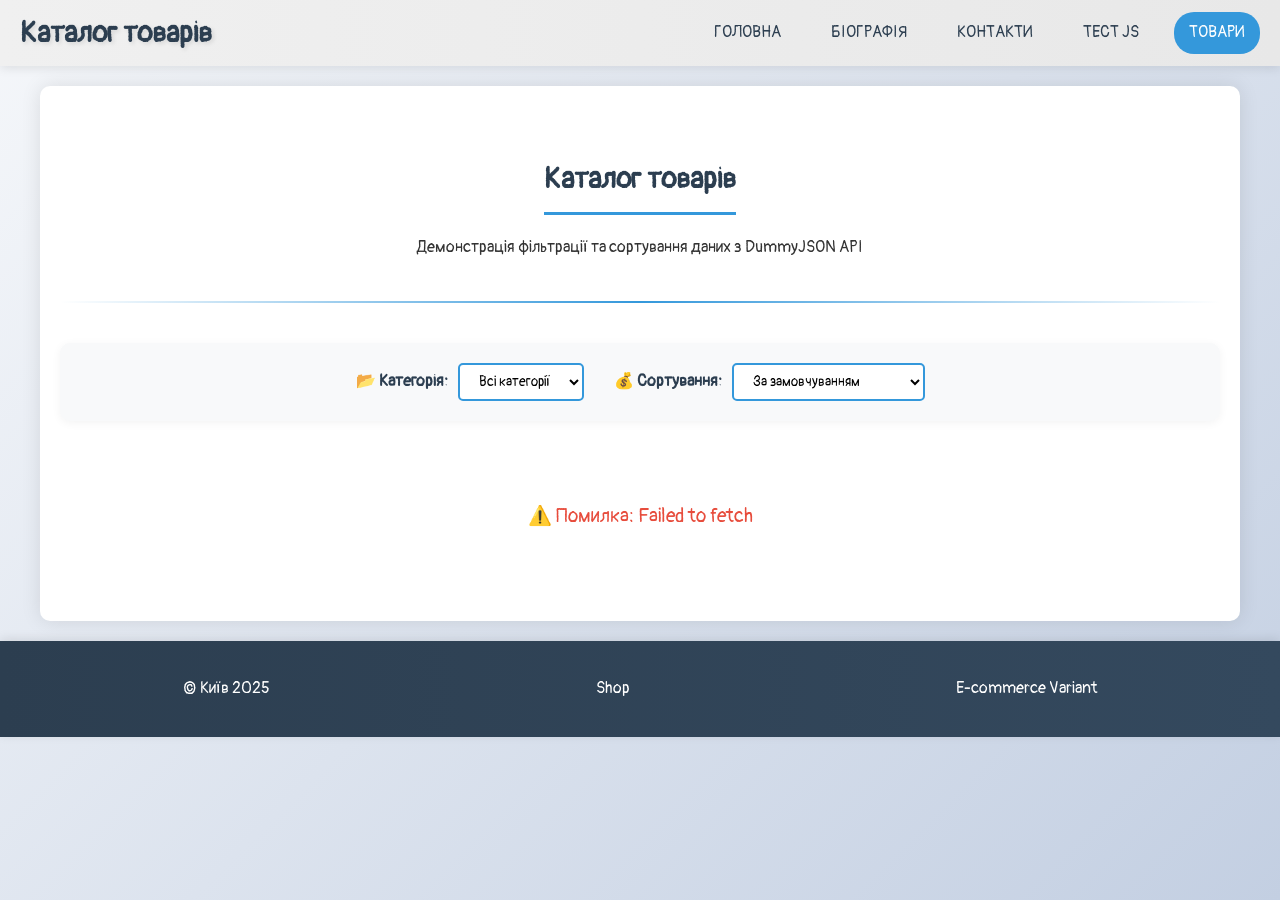
<file: api.html>
<!DOCTYPE html>
<html lang="uk">
<head>
    <meta charset="UTF-8">
    <meta name="viewport" content="width=device-width, initial-scale=1.0">
    <title>Магазин - каталог товарів</title>
    <link rel="stylesheet" href="./css/css.css">
    <link rel="stylesheet" href="./css/api.css">
    <link href="https://fonts.googleapis.com/css2?family=Pangolin&display=swap" rel="stylesheet">
</head>
<body>

    <header class="navbar">
        <h1>Каталог товарів</h1>
        <nav>
            <a href="index.html">ГОЛОВНА</a>
            <a href="index.html#biography">БІОГРАФІЯ</a>
            <a href="contacts.html">КОНТАКТИ</a>
            <a href="quiz.html">ТЕСТ JS</a>
            <a href="api.html" style="background-color: #3498db; color: white;">ТОВАРИ</a>
        </nav>
    </header>

    <main>
        <section class="hero-banner">
            <h2>Каталог товарів</h2>
            <p style="text-align: center;">Демонстрація фільтрації та сортування даних з DummyJSON API</p>
        </section>

        <hr>

        <section class="controls-panel">
            <div class="control-group">
                <label for="category-filter">📂 Категорія:</label>
                <select id="category-filter">
                    <option value="all">Всі категорії</option>
                    </select>
            </div>

            <div class="control-group">
                <label for="price-sort">💰 Сортування:</label>
                <select id="price-sort">
                    <option value="default">За замовчуванням</option>
                    <option value="asc">Від дешевих до дорогих</option>
                    <option value="desc">Від дорогих до дешевих</option>
                </select>
            </div>
        </section>

        <section id="products-grid" class="products-grid">
            <div class="loading-state">Завантаження товарів...</div>
        </section>
    </main>

    <footer>
        <h6><span>© Київ 2025</span></h6>
        <h6><span>Shop</span></h6>
        <h6><span>E-commerce Variant</span></h6>
    </footer>

    <script src="api.js">

    </script>
</body>
</html>
</file>
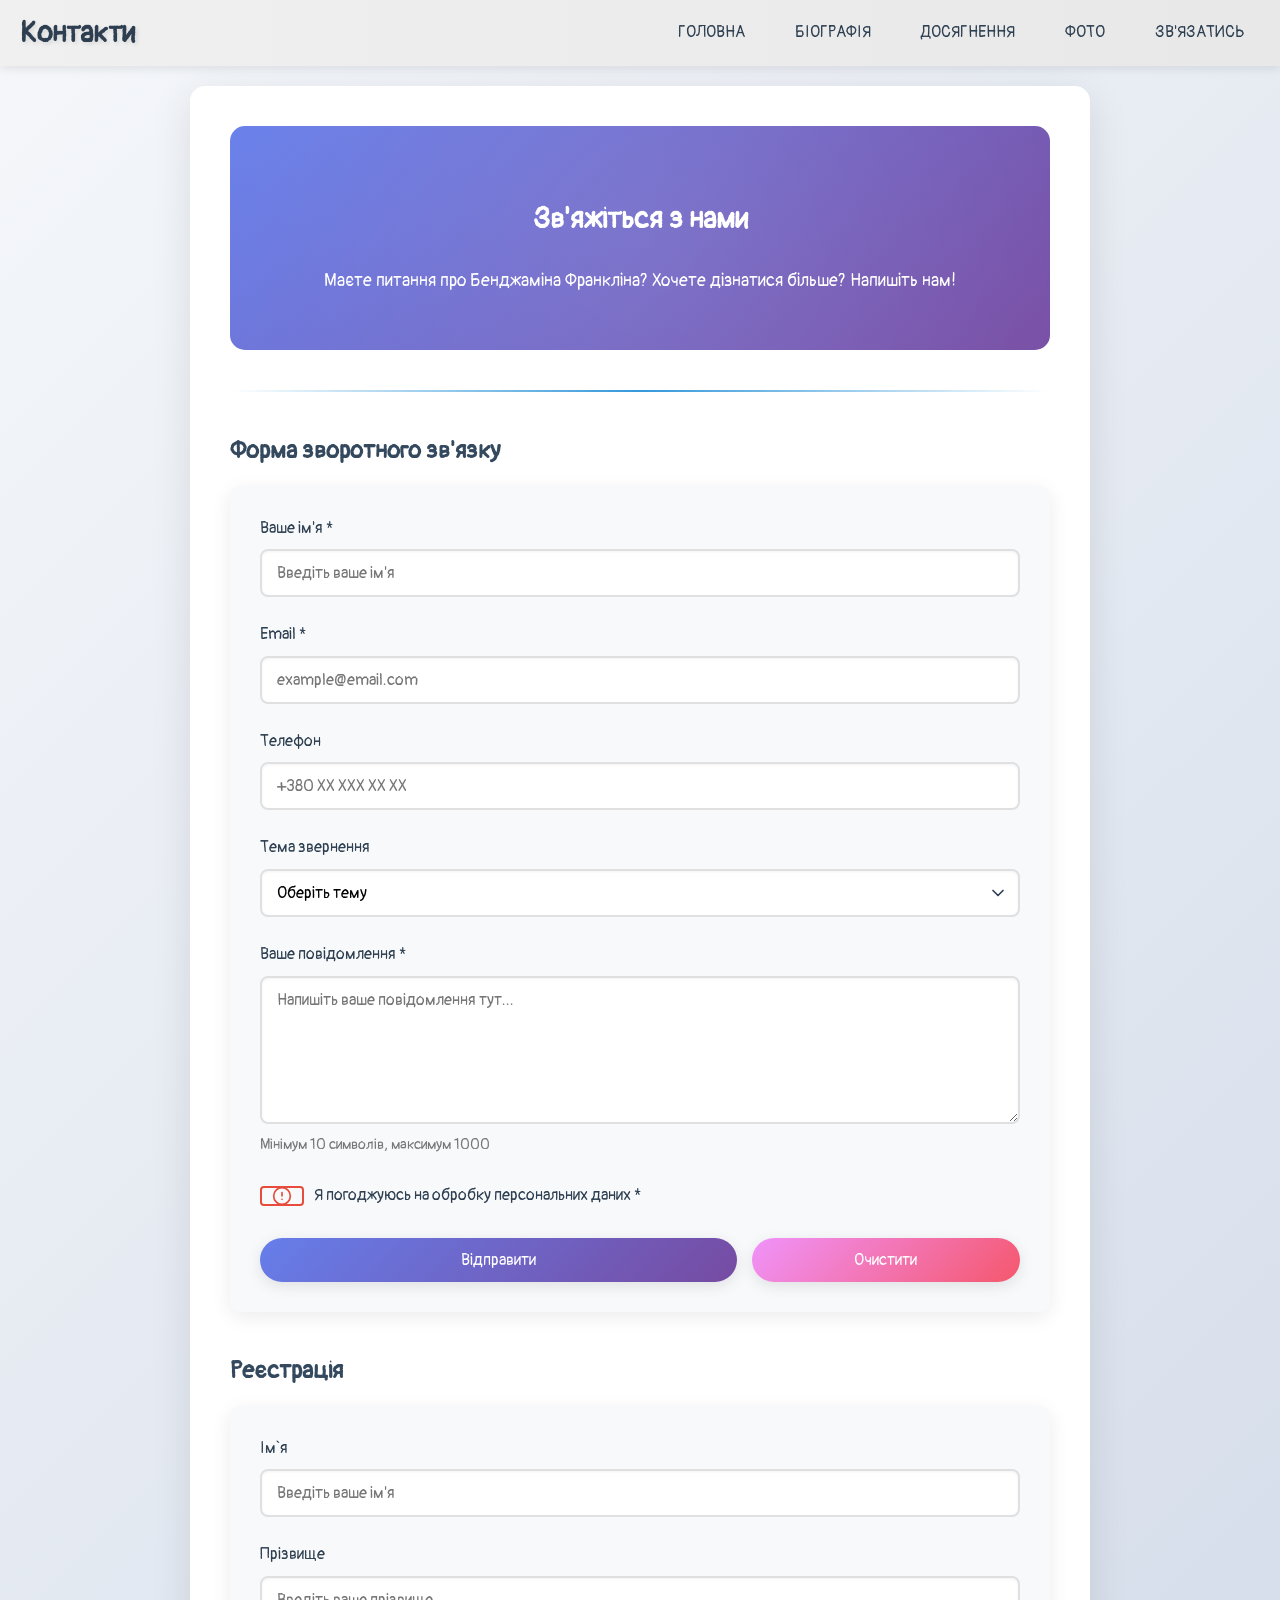
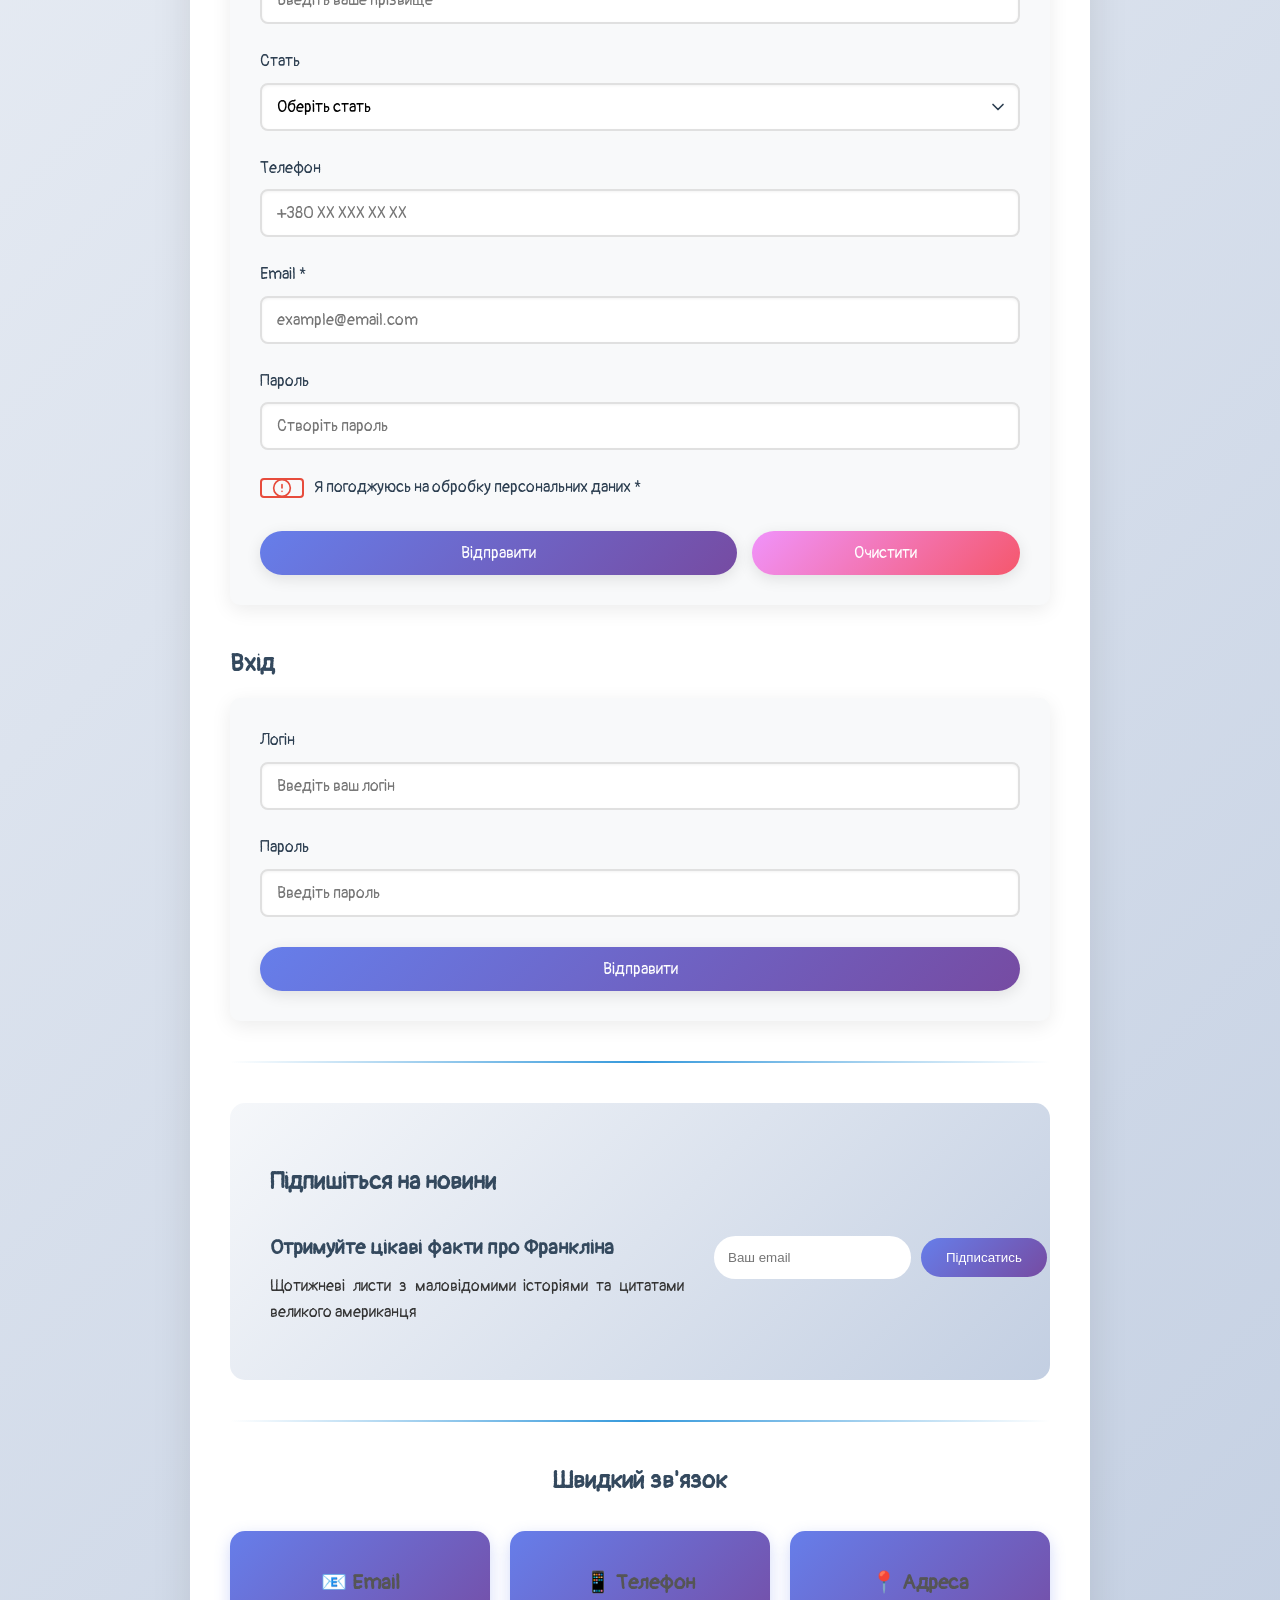
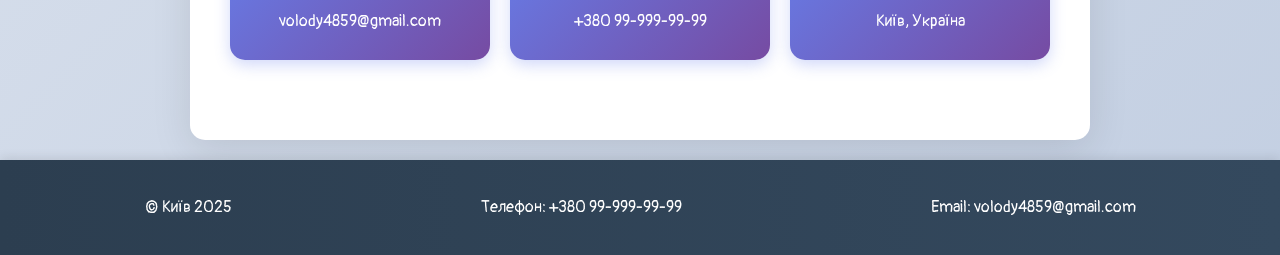
<file: contacts.html>
<!DOCTYPE html>
<html lang="uk">
<head>
    <meta http-equiv="Content-Type" content="text/html; charset=UTF-8">
    <meta name="viewport" content="width=device-width, initial-scale=1.0">
    <link rel="stylesheet" href="css/css.css">
    <title>Контакти - Бенджамін Франклін</title>
    <link href="https://fonts.googleapis.com/css2?family=Pangolin&display=swap" rel="stylesheet">
</head>

<body>
    <!-- НАВІГАЦІЯ -->
    <header class="navbar">
        <h1>Контакти</h1>
        <nav>
            <a href="index.html">ГОЛОВНА</a>
            <a href="index.html#biography">БІОГРАФІЯ</a>
            <a href="index.html#achievements">ДОСЯГНЕННЯ</a>
            <a href="index.html#photos">ФОТО</a>
            <a href="#contact-form">ЗВ'ЯЗАТИСЬ</a>
        </nav>
    </header>

    <main class="contacts-main">
        <!-- ГОЛОВНИЙ ЗАГОЛОВОК -->
        <section class="contact-hero">
            <h2>Зв'яжіться з нами</h2>
            <p>Маєте питання про Бенджаміна Франкліна? Хочете дізнатися більше? Напишіть нам!</p>
        </section>

        <hr>

        <!-- КОНТАКТНА ФОРМА -->
        <section id="contact-form" class="form-section">
            <h3>Форма зворотного зв'язку</h3>
            
            <form class="main-form" action="#" method="post">
                <!-- Ім'я --> 
                <div class="form-group">
                    <label for="name">Ваше ім'я *</label>
                    <input type="text" 
                           id="name" 
                           name="name" 
                           required 
                           placeholder="Введіть ваше ім'я"
                           pattern="[А-Яа-яІіЇїЄєҐґA-Za-z\s]{2,50}"
                           title="Ім'я має містити тільки літери">
                </div>

                <!-- Email -->
                <div class="form-group">
                    <label for="email">Email *</label>
                    <input type="email" 
                           id="email" 
                           name="email" 
                           required 
                           placeholder="example@email.com">
                </div>

                <!-- Телефон -->
                <div class="form-group">
                    <label for="phone">Телефон</label>
                    <input type="tel" 
                           id="phone" 
                           name="phone" 
                           placeholder="+380 XX XXX XX XX"
                           pattern="[\+]?[0-9\s\-\(\)]{10,20}">
                </div>

                <!-- Тема звернення -->
                <div class="form-group">
                    <label for="subject">Тема звернення</label>
                    <select id="subject" name="subject">
                        <option value="">Оберіть тему</option>
                        <option value="biography">Біографія Франкліна</option>
                        <option value="science">Наукові досягнення</option>
                        <option value="politics">Політична діяльність</option>
                        <option value="quotes">Цитати та мудрість</option>
                        <option value="other">Інше</option>
                    </select>
                </div>

                <!-- Повідомлення -->
                <div class="form-group">
                    <label for="message">Ваше повідомлення *</label>
                    <textarea id="message" 
                              name="message" 
                              rows="6" 
                              required 
                              placeholder="Напишіть ваше повідомлення тут..."
                              minlength="10"
                              maxlength="1000"></textarea>
                    <small>Мінімум 10 символів, максимум 1000</small>
                </div>

                <!-- Чекбокс згоди -->
                <div class="form-group checkbox-group">
                    <input type="checkbox" id="agreement" name="agreement" required>
                    <label for="agreement">Я погоджуюсь на обробку персональних даних *</label>
                </div>

                <!-- Кнопки -->
                <div class="form-buttons">
                    <button type="submit" class="btn-submit">Відправити</button>
                    <button type="reset" class="btn-reset">Очистити</button>
                </div>
            </form>
        </section>

        <!--Register-->
        <section id="register-form" class="form-section">
            <h3>Реєстрація</h3>
        
            <form class="main-form" action="#" method="post">    
                
                <!--Ім`я-->
                <div class="form-group">
                <label class="name">Ім`я</label>
                    <input type="text" 
                            id="name" 
                            name="name" 
                            required 
                            placeholder="Введіть ваше ім'я"
                            pattern="[А-Яа-яІіЇїЄєҐґA-Za-z\s]{2,50}"
                            title="Ім'я має містити тільки літери">
                </div>
            
                <!--Прізвище-->
                <div class="form-group">
                <label class="name">Прізвище</label>
                    <input type="text" 
                            id="surname" 
                            name="surname" 
                            required 
                            placeholder="Введіть ваше прізвище"
                            pattern="[А-Яа-яІіЇїЄєҐґA-Za-z\s]{2,50}"
                            title="Ім'я має містити тільки літери">
                </div>
                
                <!--Стать-->
                <div class="form-group">
                    <label for="subject">Стать</label>
                    <select id="subject" name="subject">
                        <option value="">Оберіть стать</option>
                        <option value="man">Чоловіча</option>
                        <option value="women">Жіноча</option>
                        <option value="other">Інше</option>
                    </select>
                </div>

                <!-- Телефон -->
                <div class="form-group">
                    <label for="phone">Телефон</label>
                    <input type="tel" 
                           id="phone" 
                           name="phone" 
                           placeholder="+380 XX XXX XX XX"
                           pattern="[\+]?[0-9\s\-\(\)]{10,20}">
                </div>

                <!-- Email -->
                <div class="form-group">
                    <label for="email">Email *</label>
                    <input type="email" 
                           id="email" 
                           name="email" 
                           required 
                           placeholder="example@email.com">
                </div>

                <!--Пароль-->
                <div class="form-group">
                    <label for="password">Пароль</label>
                    <input type="password"
                            id="password"
                            name="password"
                            required
                            minlength="8"
                            placeholder="Створіть пароль">
                </div>    

                <!-- Чекбокс згоди -->
                <div class="form-group checkbox-group">
                    <input type="checkbox" id="agreement2" name="agreement2" required>
                    <label for="agreement2">Я погоджуюсь на обробку персональних даних *</label>
                </div>

                <div class="form-buttons">
                    <button type="submit" class="btn-submit">Відправити</button>
                    <button type="reset" class="btn-reset">Очистити</button>
                </div>

            </form>         
        </section>

        <!--Вхід-->
        <section id="login-form" class="form-section">
            <h3>Вхід</h3>
            <form class="main-form" action="#" method="post">
                <!--Логін-->
                <div class="form-group">
                <label class="name">Логін</label>
                    <input type="text" 
                            id="name" 
                            name="name" 
                            required 
                            placeholder="Введіть ваш логін"
                            pattern="[А-Яа-яІіЇїЄєҐґA-Za-z0-9\s]{2,50}"
                            title="Неправильно введений логін">
                </div>

                <!--Пароль-->
                <div class="form-group">
                    <label for="password">Пароль</label>
                    <input type="password"
                            id="password"
                            name="password"
                            required
                            minlength="8"
                            placeholder="Введіть пароль">
                </div>
                      
                <div class="form-buttons">
                    <button type="submit" class="btn-submit">Відправити</button>
                </div>
            </form>
        </section>

        <hr>

        <section class="newsletter-section">
            <h3>Підпишіться на новини</h3>
            <div class="newsletter-container">
                <div class="newsletter-text">
                    <h4>Отримуйте цікаві факти про Франкліна</h4>
                    <p>Щотижневі листи з маловідомими історіями та цитатами великого американця</p>
                </div>
                <form class="newsletter-form">
                    <input type="email" 
                           placeholder="Ваш email" 
                           required
                           pattern="[a-z0-9._%+-]+@[a-z0-9.-]+\.[a-z]{2,}$">
                    <button type="submit">Підписатись</button>
                </form>
            </div>
        </section>

        <hr>

        <!-- ШВИДКИЙ ЗВ'ЯЗОК -->
        <section class="quick-contact">
            <h3>Швидкий зв'язок</h3>
            <div class="contact-cards">
                <div class="contact-card">
                    <h5>📧 Email</h5>
                    <p>volody4859@gmail.com</p>
                </div>
                <div class="contact-card">
                    <h5>📱 Телефон</h5>
                    <p>+380 99-999-99-99</p>
                </div>
                <div class="contact-card">
                    <h5>📍 Адреса</h5>
                    <p>Київ, Україна</p>
                </div>
            </div>
        </section>
    </main>

    <footer>
        <h6><span>© Київ 2025</span></h6>
        <h6><span>Телефон: +380 99-999-99-99</span></h6>
        <h6><span>Email: volody4859@gmail.com</span></h6>
    </footer>

</body>
</html>
</file>
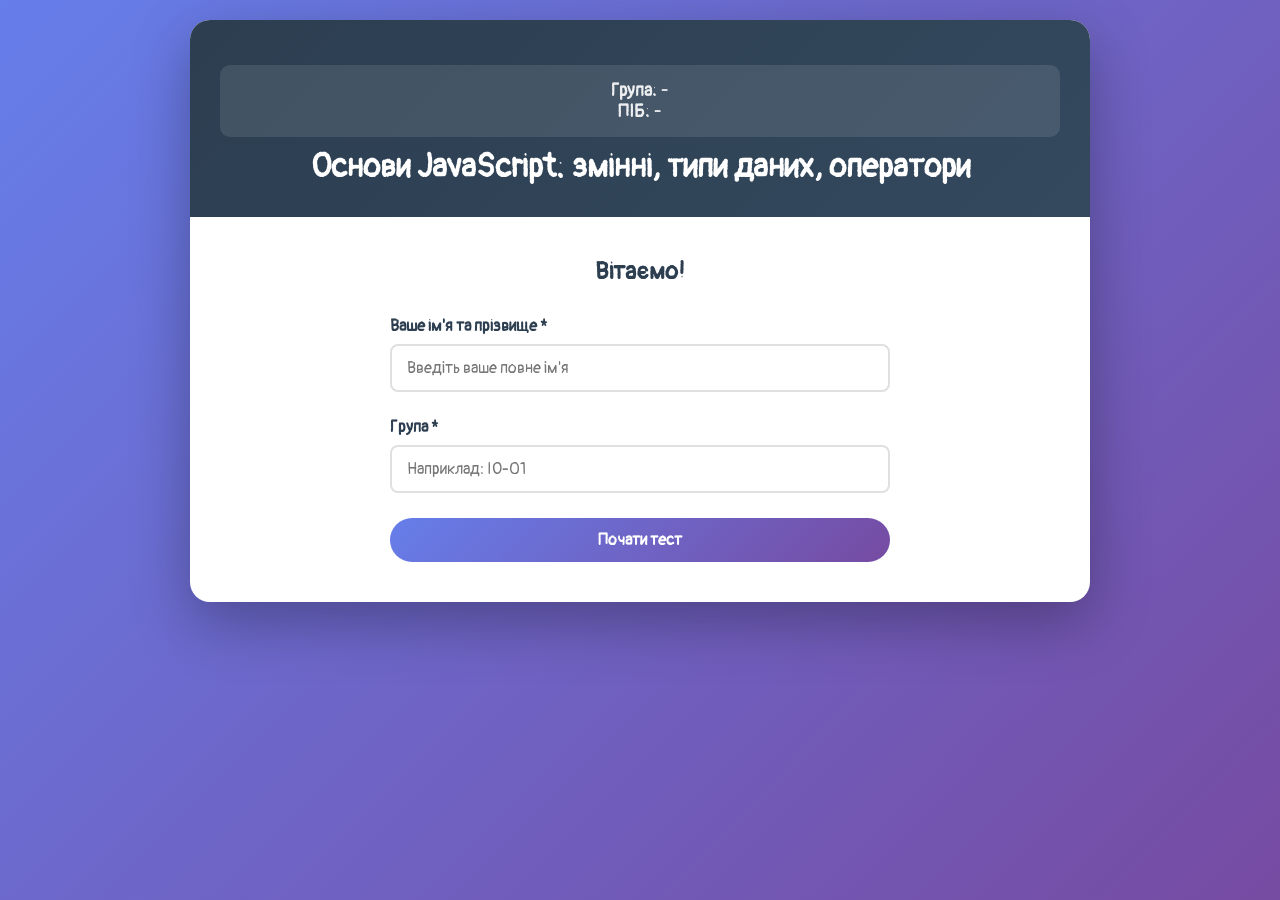
<file: quiz.html>
<!DOCTYPE html>
<html lang="uk">
<head>
    <meta charset="UTF-8">
    <meta name="viewport" content="width=device-width, initial-scale=1.0">
    <title>Основи JavaScript: змінні, типи даних, оператори</title>
    <link href="https://fonts.googleapis.com/css2?family=Pangolin&display=swap" rel="stylesheet">
    <link href="css/quiz.css" rel="stylesheet">
</head>
<body>
    <div class="container">
        <header>
            <div class="student-info">
                <p><strong>Група:</strong> <span id="studentGroup">-</span></p>
                <p><strong>ПІБ:</strong> <span id="studentName">-</span></p>
            </div>
            <h1>Основи JavaScript: змінні, типи даних, оператори</h1>
            <!-- <p>Інтерактивний тест для перевірки знань з JavaScript</p> -->
        </header>

        <div class="content">
            <!-- Форма входу -->
            <div id="loginScreen" class="login-form">
                <h2 style="text-align: center; margin-bottom: 30px; color: #2c3e50;">Вітаємо!</h2>
                <form id="loginForm">
                    <div class="form-group">
                        <label for="name">Ваше ім'я та прізвище *</label>
                        <input 
                            type="text" 
                            id="name" 
                            required 
                            placeholder="Введіть ваше повне ім'я"
                            pattern="[А-Яа-яІіЇїЄєҐґA-Za-z\s]{5,50}"
                            title="Введіть ім'я та прізвище (мінімум 5 символів)">
                    </div>

                    <div class="form-group">
                        <label for="group">Група *</label>
                        <input 
                            type="text" 
                            id="group" 
                            required 
                            placeholder="Наприклад: ІО-01"
                            pattern="[А-Яа-яA-Za-z]{2,5}-\d{2}"
                            title="Формат: ІО-01">
                    </div>

                    <button type="submit" class="btn btn-primary">Почати тест</button>
                </form>
            </div>

            <!-- Вибір рівня -->
            <div id="levelScreen" class="level-selection hidden">
                <h2 style="text-align: center; margin-bottom: 20px; color: #2c3e50;">Оберіть рівень складності</h2>
                <div class="level-buttons">
                    <div class="level-btn level-easy" data-level="easy">
                        <h3>Початковий</h3>
                        <p>10 питань базового рівня</p>
                        <p><strong>10 балів за питання</strong></p>
                    </div>
                    <div class="level-btn level-medium" data-level="medium">
                        <h3>Середній</h3>
                        <p>10 питань середньої складності</p>
                        <p><strong>15 балів за питання</strong></p>
                    </div>
                    <div class="level-btn level-hard" data-level="hard">
                        <h3>Складний</h3>
                        <p>10 питань високої складності</p>
                        <p><strong>20 балів за питання</strong></p>
                    </div>
                    <button class="btn btn-primary" id="backToSite">Повернутись на сайт</button>

                </div>
            </div>

            <!-- Екран тесту -->
            <div id="quizScreen" class="hidden">
                <div class="progress-bar">
                    <div class="progress-fill" id="progressBar"></div>
                </div>
                
                <div class="quiz-info">
                    <span><strong>Рівень:</strong> <span id="currentLevel"></span></span>
                    <span><strong>Питання:</strong> <span id="questionCounter">1/10</span></span>
                    <span><strong>Бали:</strong> <span id="currentScore">0</span></span>
                </div>

                <div id="questionsContainer"></div>

                <div class="actions">
                    <button class="btn btn-secondary" id="prevBtn">← Попереднє</button>
                    <button class="btn btn-primary" id="nextBtn">Наступне →</button>
                    <button class="btn btn-success hidden" id="submitBtn">Завершити тест ✓</button>
                </div>
            </div>

            <!-- Результати -->
            <div id="resultsScreen" class="results hidden">
                <h2 style="color: #2c3e50; margin-bottom: 20px;">Результати тесту</h2>
                
                <div class="score-circle">
                    <div class="score-number" id="finalScore">0</div>
                    <div class="score-label">балів</div>
                </div>

                <div class="results-details">
                    <div class="detail-row">
                        <span><strong>Студент:</strong></span>
                        <span id="resultName"></span>
                    </div>
                    <div class="detail-row">
                        <span><strong>Група:</strong></span>
                        <span id="resultGroup"></span>
                    </div>
                    <div class="detail-row">
                        <span><strong>Рівень:</strong></span>
                        <span id="resultLevel"></span>
                    </div>
                    <div class="detail-row">
                        <span><strong>Правильних відповідей:</strong></span>
                        <span id="correctAnswers">0/10</span>
                    </div>
                    <div class="detail-row">
                        <span><strong>Відсоток виконання:</strong></span>
                        <span id="percentage">0%</span>
                    </div>
                    <div class="detail-row">
                        <span><strong>Оцінка:</strong></span>
                        <span id="grade" style="font-size: 1.5rem; font-weight: bold;"></span>
                    </div>
                </div>

                <div class="actions">
                    <button class="btn btn-primary" id="retryBtn">Пройти знову</button>
                    <button class="btn btn-success" id="viewHistoryBtn">Історія результатів</button>
                </div>

                <div id="historyContainer" class="hidden" style="margin-top: 30px;">
                    <h3 style="color: #2c3e50; margin-bottom: 15px;">Історія результатів</h3>
                    <div id="historyList"></div>
                </div>
            </div>
        </div>
    </div>
        <script src="quiz.js"></script>

</body>
</html>
</file>
<file: css/css.css>
/* ==== ОСНОВНІ СТИЛІ ==== */
* {
    margin: 0;
    padding: 0;
    box-sizing: border-box;
}

body {
    font-family: 'Pangolin', sans-serif;
    line-height: 1.6;
    color: #333;
    background: linear-gradient(135deg, #f5f7fa 0%, #c3cfe2 100%);
    min-height: 100vh;
}

/* ==== НАВІГАЦІЯ ==== */
.navbar {
    background-color: #f0f0f0;
    padding: 10px 20px;
    display: flex;
    justify-content: space-between;
    align-items: center;
    box-shadow: 0 2px 10px rgba(0, 0, 0, 0.1);
    position: sticky;
    top: 0;
    z-index: 100;
    background: linear-gradient(90deg, #f0f0f0 0%, #e8e8e8 100%);
}

.navbar h1 {
    color: #2c3e50;
    font-size: 1.8rem;
    text-shadow: 2px 2px 4px rgba(0,0,0,0.1);
}

.navbar nav {
    display: flex;
    gap: 20px;
}

.navbar nav a {
    text-decoration: none;
    color: #2c3e50;
    padding: 8px 15px;
    border-radius: 20px;
    transition: all 0.3s ease;
    position: relative;
}

.navbar nav a:hover {
    background-color: #3498db;
    color: white;
    transform: translateY(-2px);
    box-shadow: 0 4px 8px rgba(52, 152, 219, 0.3);
}

.navbar nav a:active {
    transform: translateY(0);
}

/* ==== MAIN ==== */
main {
    max-width: 1200px;
    margin: 0 auto;
    padding: 40px 20px;
    background: white;
    box-shadow: 0 0 20px rgba(0,0,0,0.1);
    border-radius: 10px;
    margin-top: 20px;
    margin-bottom: 20px;
}

section[id="biography"],
section[id="achievements"],
section[id="photos"],
section[id="quotes"],
section[id="contact-form"] {
    scroll-margin-top: 60px;
}

/* ==== HERO СЕКЦІЯ ==== */
.hero-banner {
    text-align: center;
    margin-bottom: 40px;
}

.main-photo {
    display: inline-block;
    position: relative;
}

.main-photo img {
    width: 100%;
    height: auto;
    border-radius: 15px;
    box-shadow: 0 10px 30px rgba(0,0,0,0.3);
}

.main-photo figcaption {
    position: absolute;
    bottom: 8px;
    left: 0;
    width: 100%;
    padding: 15px 20px;
    background: rgba(0, 0, 0, 0.55); /* напівпрозорий темний фон */
    color: #fff;
    font-size: 1.2rem;
    text-align: center;
    border-radius: 0 0 15px 15px;
    backdrop-filter: blur(3px); /* ефект розмиття фону */
}

/* ==== ЗАГОЛОВКИ ==== */
h1 { font-size: 2rem; }
h2 { 
    font-size: 1.8rem; 
    color: #2c3e50;
    margin: 30px 0 20px;
    padding-bottom: 10px;
    border-bottom: 3px solid #3498db;
    display: inline-block;
}
h3 { 
    font-size: 1.5rem; 
    color: #34495e;
    margin: 20px 0 15px;
}
h4 { 
    font-size: 1.3rem; 
    color: #34495e;
    margin: 15px 0 10px;
}
h5 { 
    font-size: 1.1rem; 
    color: #555;
    margin: 10px 0;
}
h6 { font-size: 1rem; }

/* ==== ПАРАГРАФИ ТА ТЕКСТ ==== */
p {
    margin-bottom: 15px;
    text-align: justify;
}

strong {
    color: #2c3e50;
    font-weight: bold;
}

em {
    color: #555;
    font-style: italic;
}

mark {
    background: linear-gradient(90deg, #fff59d 0%, #ffe082 100%);
    padding: 2px 5px;
    border-radius: 3px;
}

small {
    color: #777;
    font-size: 0.9em;
}

/* ==== ЦИТАТИ ==== */
blockquote {
    background: linear-gradient(135deg, #667eea 0%, #764ba2 100%);
    color: white;
    padding: 20px 30px;
    margin: 20px 0;
    border-radius: 10px;
    box-shadow: 0 5px 15px rgba(102, 126, 234, 0.3);
    position: relative;
    font-style: italic;
}

blockquote::before {
    content: '"';
    font-size: 3rem;
    position: absolute;
    top: -10px;
    left: 15px;
    opacity: 0.3;
}

blockquote cite {
    display: block;
    text-align: right;
    margin-top: 10px;
    font-size: 0.9em;
    opacity: 0.9;
}

/* ==== ТАБЛИЦЯ ==== */
.dates-table {
    width: 100%;
    border-collapse: collapse;
    margin: 20px 0;
    box-shadow: 0 5px 15px rgba(0,0,0,0.1);
    border-radius: 10px;
    overflow: hidden;
}

.dates-table thead {
    background: linear-gradient(90deg, #3498db 0%, #2980b9 100%);
    color: white;
}

.dates-table th {
    padding: 15px;
    text-align: left;
    font-weight: bold;
}

.dates-table tbody tr {
    border-bottom: 1px solid #ecf0f1;
    transition: all 0.3s ease;
}

.dates-table tbody tr:hover {
    background-color: #ecf0f1;
    transform: scale(1.01);
}

.dates-table td {
    padding: 15px;
}

.dates-table td:first-child {
    font-weight: bold;
    color: #3498db;
}

/* ==== СПИСКИ ==== */
ol, ul {
    margin: 20px 0;
    padding-left: 30px;
}

li {
    margin-bottom: 10px;
    position: relative;
}

ol li::marker {
    color: #3498db;
    font-weight: bold;
}

ul li::marker {
    color: #3498db;
}

/* ==== ДОСЯГНЕННЯ ==== */
.achievements-grid {
    display: flex;
    gap: 40px;
    margin: 30px 0;
    flex-wrap: wrap;
}

.achievement-column {
    flex: 1;
    min-width: 280px;
    background: #f8f9fa;
    padding: 20px;
    border-radius: 10px;
    box-shadow: 0 3px 10px rgba(0,0,0,0.1);
}

/* ==== ЦІКАВІ ФАКТИ (ASIDE) ==== */
.fun-facts {
    background: linear-gradient(135deg, #ffecd2 0%, #fcb69f 100%);
    padding: 20px;
    border-radius: 10px;
    margin: 30px 0;
    box-shadow: 0 5px 15px rgba(252, 182, 159, 0.3);
}

.fun-facts h5 {
    color: #d84315;
    margin-bottom: 15px;
}

/* ==== ФОТОГАЛЕРЕЯ ==== */
.gallery-grid {
    display: grid;
    grid-template-columns: repeat(auto-fit, minmax(250px, 1fr));
    gap: 20px;
    margin: 30px 0;
}

.gallery-grid figure {
    text-align: center;
    transition: transform 0.3s ease;
}

.gallery-grid figure:hover {
    transform: translateY(-5px);
}

.gallery-grid img {
    width: 100%;
    height: 230px;
    object-fit: cover;
    border-radius: 10px;
    box-shadow: 0 5px 15px rgba(0,0,0,0.2);
}

.gallery-grid figcaption {
    margin-top: 10px;
    font-size: 0.9em;
    color: #666;
}

.photo-gallery-photo1{
    width: 300px;
    min-width: 300px;
    min-height: 75px;
}

.relative-photos{
    margin-top: 120px;
}

.relative-photos p{
    padding: 0px;
}

.left-from-text-image{
    float: left;
    border-radius: 15px;
    margin: 0 20px 15px 0;
    width: 300px;
}

.right-from-text-image{
    float: right;
    border-radius: 15px;
    margin: 0 0 20px 15px;
    width: 300px;
}

/* ==== Картинки під картинки ==== */

.triple-photos{
    position: relative;
    width: 450px;
    height: 265px;
    margin: 0 auto 100px auto;
}

.stack-images{
    position: absolute;
    width: 100%;
    height: 100%;
    border-radius: 15px;
    transition: transform 0.3s ease, box-shadow 0.3s ease;
}

.image1 {
  top: 20px;
  right: 300px;
  z-index: 1;
}
.image2 {
  top: 20px;
  z-index: 2;
}
.image3 {
  top: 20px;
  left: 300px;
  z-index: 3;
}

.stack-images:hover {
    transform: scale(1.1);             /* наближення */
    z-index: 5;                        /* картинка вистрибує поверх усіх */
    box-shadow: 0 10px 25px rgba(0,0,0,0.4);
}

/* ==== КОНТЕЙНЕР ЦИТАТ ==== */
.quotes-container {
    display: flex;
    flex-direction: column;
    gap: 20px;
    margin: 30px 0;
}

.quotes-container p {
    text-align: center;
}

/* ==== ЗОВНІШНІ ПОСИЛАННЯ ==== */
.external-links {
    margin-top: 40px;
    padding: 30px;
    background: #ecf0f1;
    border-radius: 10px;
}

.resources {
    display: flex;
    gap: 20px;
    flex-wrap: wrap;
    margin-top: 15px;
}

.resources a {
    padding: 10px 20px;
    background: linear-gradient(90deg, #3498db 0%, #2980b9 100%);
    color: white;
    text-decoration: none;
    border-radius: 25px;
    transition: all 0.3s ease;
    box-shadow: 0 3px 10px rgba(52, 152, 219, 0.3);
}

.resources a:hover {
    transform: translateY(-3px);
    box-shadow: 0 5px 15px rgba(52, 152, 219, 0.5);
}

.resources a:active {
    transform: translateY(0);
}

/* ==== ГОРИЗОНТАЛЬНІ ЛІНІЇ ==== */
hr {
    margin: 40px 0;
    border: none;
    height: 2px;
    background: linear-gradient(90deg, transparent, #3498db, transparent);
}

/* ==== ФУТЕР ==== */
footer {
    padding: 30px 20px;
    text-align: center;
    display: flex;
    justify-content: space-around;
    background: linear-gradient(90deg, #2c3e50 0%, #34495e 100%);
    color: white;
    box-shadow: 0 -2px 10px rgba(0,0,0,0.1);
}

footer h6 {
    margin: 5px 0;
    font-weight: 500;
}

footer span {
    font-weight: 500;
}

@media (max-width: 768px) {
    .navbar {
        flex-direction: column;
        gap: 15px;
    }
    
    .navbar nav {
        flex-wrap: wrap;
        justify-content: center;
    }
    
    .achievements-grid {
        flex-direction: column;
    }
    
    .main-photo img {
        width: 100%;
        max-width: 300px;
    }
    
    footer {
        flex-direction: column;
        gap: 10px;
    }

    .triple-photos {
        position: static;
        width: 100%;
        height: auto;
        margin: 20px auto 40px auto;
        display: flex;
        flex-direction: row;
        gap: 15px;
        padding: 0 15px;
        overflow-x: auto; 
        scroll-snap-type: x mandatory;
    }
    
    .stack-images {
        position: static;
        width: 80vw !important; 
        height: auto !important;
        min-width: 250px;
        max-width: 350px;
        flex-shrink: 0;
        border-radius: 15px;
        box-shadow: 0 5px 15px rgba(0,0,0,0.2);
        scroll-snap-align: center; 
    }
    
    .left-from-text-image,
    .right-from-text-image {
        float: none;
        width: 100%;
        max-width: 300px;
        margin: 15px auto;
        display: block;
    }
    
    .dates-table {
        font-size: 0.9em;
    }
    
    .dates-table th,
    .dates-table td {
        padding: 10px 8px;
    }
    
    h2 {
        font-size: 1.5rem;
    }
    
    h3 {
        font-size: 1.3rem;
    }
}

/* ==== АНІМАЦІЇ ==== */
@keyframes fadeIn {
    from {
        opacity: 0;
        transform: translateY(20px);
    }
    to {
        opacity: 1;
        transform: translateY(0);
    }
}

/* Плавність завантаження при заході на сторінку */
section {
    animation: fadeIn 0.6s ease-out;
}

/* ==== СТИЛІ ДЛЯ СТОРІНКИ КОНТАКТІВ ==== */

.contacts-main {
    max-width: 900px;
    margin: 20px auto;
    padding: 40px;
    background: white;
    border-radius: 15px;
    box-shadow: 0 10px 40px rgba(0,0,0,0.1);
}

/* ==== HERO СЕКЦІЯ КОНТАКТІВ ==== */
.contact-hero {
    text-align: center;
    padding: 40px 0;
    background: linear-gradient(135deg, #667eea 0%, #764ba2 100%);
    color: white;
    border-radius: 15px;
    margin-bottom: 40px;
    position: relative;
    overflow: hidden;
}

.contact-hero::before {
    content: '';
    position: absolute;
    top: -50%;
    right: -50%;
    width: 200%;
    height: 200%;
    background: radial-gradient(circle, rgba(255,255,255,0.1) 0%, transparent 70%);
    animation: rotate 20s linear infinite;
}

.contact-hero h2 {
    color: white;
    border: none;
    margin-bottom: 15px;
    position: relative;
}

.contact-hero p {
    font-size: 1.1em;
    position: relative;
    text-align: center;
}

/* ==== ОСНОВНА ФОРМА ==== */
.form-section {
    margin: 40px 0;
}

.main-form {
    background: #f8f9fa;
    padding: 30px;
    border-radius: 10px;
    box-shadow: 0 5px 20px rgba(0,0,0,0.08);
}

/* ==== ГРУПИ ФОРМ ==== */
.form-group {
    margin-bottom: 25px;
    position: relative;
}

.form-group label {
    display: block;
    margin-bottom: 8px;
    color: #2c3e50;
    font-weight: 500;
    transition: color 0.3s ease;
}

/* ==== СТИЛІЗАЦІЯ INPUT ==== */
.form-group input[type="text"],
.form-group input[type="email"],
.form-group input[type="tel"],
.form-group input[type="password"],
.form-group select,
.form-group textarea {
    width: 100%;
    padding: 12px 15px;
    border: 2px solid #e0e0e0;
    border-radius: 8px;
    font-family: 'Pangolin', sans-serif;
    font-size: 1em;
    background: white;
    transition: all 0.3s ease;
    box-shadow: inset 0 1px 3px rgba(0,0,0,0.05);
}

/* ==== СТАНИ HOVER ==== */
.form-group input:hover,
.form-group select:hover,
.form-group textarea:hover {
    border-color: #3498db;
    box-shadow: 0 0 0 3px rgba(52, 152, 219, 0.1);
}

/* ==== СТАНИ FOCUS ==== */
.form-group input:focus,
.form-group select:focus,
.form-group textarea:focus {
    outline: none;
    border-color: #3498db;
    box-shadow: 0 0 0 4px rgba(52, 152, 219, 0.2);
    transform: translateY(-2px);
    background: linear-gradient(to bottom, #fff 0%, #f0f8ff 100%);
}

/* ==== АНІМАЦІЯ ПРИ ФОКУСІ ==== */
@keyframes pulse {
    0% { box-shadow: 0 0 0 0 rgba(52, 152, 219, 0.7); }
    70% { box-shadow: 0 0 0 10px rgba(52, 152, 219, 0); }
    100% { box-shadow: 0 0 0 0 rgba(52, 152, 219, 0); }
}

.form-group input:focus,
.form-group textarea:focus {
    animation: pulse 1.5s;
}

/* ==== ВАЛІДАЦІЯ ==== */
.form-group input:valid:not(:placeholder-shown),
.form-group textarea:valid:not(:placeholder-shown) {
    border-color: #27ae60;
    background: url('data:image/svg+xml;utf8,<svg xmlns="http://www.w3.org/2000/svg" width="24" height="24" viewBox="0 0 24 24" fill="none" stroke="%2327ae60" stroke-width="2" stroke-linecap="round" stroke-linejoin="round"><polyline points="20 6 9 17 4 12"></polyline></svg>') no-repeat;
    background-position: right 10px center;
    background-size: 20px;
    padding-right: 40px;
}

.form-group input:invalid:not(:placeholder-shown),
.form-group textarea:invalid:not(:placeholder-shown) {
    border-color: #e74c3c;
    background: url('data:image/svg+xml;utf8,<svg xmlns="http://www.w3.org/2000/svg" width="24" height="24" viewBox="0 0 24 24" fill="none" stroke="%23e74c3c" stroke-width="2" stroke-linecap="round" stroke-linejoin="round"><circle cx="12" cy="12" r="10"></circle><line x1="12" y1="8" x2="12" y2="12"></line><line x1="12" y1="16" x2="12.01" y2="16"></line></svg>') no-repeat;
    background-position: right 10px center;
    background-size: 20px;
    padding-right: 40px;
}

/* ==== TEXTAREA ==== */
.form-group textarea {
    resize: vertical;
    min-height: 120px;
}

/* ==== SELECT ==== */
.form-group select {
    cursor: pointer;
    appearance: none;
    background: white url('data:image/svg+xml;utf8,<svg xmlns="http://www.w3.org/2000/svg" width="24" height="24" viewBox="0 0 24 24" fill="none" stroke="%232c3e50" stroke-width="2" stroke-linecap="round" stroke-linejoin="round"><polyline points="6 9 12 15 18 9"></polyline></svg>') no-repeat;
    background-position: right 10px center;
    background-size: 20px;
    padding-right: 40px;
}

/* ==== CHECKBOX ==== */
.checkbox-group {
    display: flex;
    align-items: center;
    gap: 10px;
}

.checkbox-group input[type="checkbox"] {
    width: 20px;
    height: 20px;
    cursor: pointer;
    position: relative;
    appearance: none;
    background: white;
    border: 2px solid #e0e0e0;
    border-radius: 4px;
    transition: all 0.3s ease;
}

.checkbox-group input[type="checkbox"]:hover {
    border-color: #3498db;
    transform: scale(1.1);
}

.checkbox-group input[type="checkbox"]:checked {
    background: linear-gradient(135deg, #667eea 0%, #764ba2 100%);
    border-color: #667eea;
}

.checkbox-group input[type="checkbox"]:checked::after {
    content: '✓';
    position: absolute;
    top: 50%;
    left: 50%;
    transform: translate(-50%, -50%);
    color: white;
    font-size: 14px;
    font-weight: bold;
}

.checkbox-group label {
    margin-bottom: 0;
    cursor: pointer;
}

/* ==== КНОПКИ ==== */
.form-buttons {
    display: flex;
    gap: 15px;
    margin-top: 30px;
}

.btn-submit,
.btn-reset,
.btn-modal {
    padding: 12px 30px;
    border: none;
    border-radius: 25px;
    font-family: 'Pangolin', sans-serif;
    font-size: 1em;
    cursor: pointer;
    transition: all 0.3s ease;
    box-shadow: 0 4px 15px rgba(0,0,0,0.1);
    position: relative;
    overflow: hidden;
}

.btn-submit {
    background: linear-gradient(135deg, #667eea 0%, #764ba2 100%);
    color: white;
    flex: 2;
}

.btn-submit::before {
    content: '';
    position: absolute;
    top: 50%;
    left: 50%;
    width: 0;
    height: 0;
    border-radius: 50%;
    background: rgba(255,255,255,0.5);
    transform: translate(-50%, -50%);
    transition: width 0.6s, height 0.6s;
}

.btn-submit:hover::before {
    width: 300px;
    height: 300px;
}

.btn-submit:hover {
    transform: translateY(-3px);
    box-shadow: 0 6px 20px rgba(102, 126, 234, 0.4);
}

.btn-submit:active {
    transform: translateY(-1px);
    box-shadow: 0 3px 10px rgba(102, 126, 234, 0.4);
}

.btn-reset {
    background: linear-gradient(135deg, #f093fb 0%, #f5576c 100%);
    color: white;
    flex: 1;
}

.btn-reset:hover {
    transform: translateY(-3px);
    box-shadow: 0 6px 20px rgba(245, 87, 108, 0.4);
}

.btn-modal {
    background: linear-gradient(135deg, #fa709a 0%, #fee140 100%);
    color: #2c3e50;
    margin-top: 20px;
    font-weight: bold;
}

.btn-modal:hover {
    transform: scale(1.05);
    box-shadow: 0 6px 20px rgba(250, 112, 154, 0.4);
}

/* ==== ФОРМА ПІДПИСКИ (FLOAT) ==== */
.newsletter-section {
    background: linear-gradient(135deg, #f5f7fa 0%, #c3cfe2 100%);
    padding: 40px;
    border-radius: 15px;
    margin: 40px 0;
    overflow: hidden;
}

.newsletter-container::after {
    content: '';
    display: table;
    clear: both;
}

.newsletter-text {
    float: left;
    width: 60%;
    padding-right: 30px;
}

.newsletter-form {
    float: right;
    width: 40%;
    display: flex;
    gap: 10px;
    align-items: center;
    padding-top: 20px;
}

.newsletter-form input {
    flex: 1;
    padding: 12px;
    border: 2px solid white;
    border-radius: 25px;
    background: white;
    transition: all 0.3s ease;
}

.newsletter-form input:focus {
    outline: none;
    box-shadow: 0 0 0 4px rgba(255,255,255,0.5);
}

.newsletter-form button {
    padding: 12px 25px;
    background: linear-gradient(135deg, #667eea 0%, #764ba2 100%);
    color: white;
    border: none;
    border-radius: 25px;
    cursor: pointer;
    transition: all 0.3s ease;
    white-space: nowrap;
}

.newsletter-form button:hover {
    transform: scale(1.05);
    box-shadow: 0 5px 15px rgba(102, 126, 234, 0.4);
}

/* ==== КАРТКИ КОНТАКТІВ ==== */
.quick-contact {
    text-align: center;
    margin: 40px 0;
}

.contact-cards {
    display: flex;
    gap: 20px;
    margin: 30px 0;
    flex-wrap: wrap;
    justify-content: center;
}

.contact-card {
    flex: 1;
    min-width: 200px;
    padding: 25px;
    background: linear-gradient(135deg, #667eea 0%, #764ba2 100%);
    color: white;
    border-radius: 15px;
    box-shadow: 0 5px 15px rgba(102, 126, 234, 0.3);
    transition: all 0.3s ease;
    position: relative;
}

.contact-card:hover {
    transform: translateY(-5px) rotate(1deg);
    box-shadow: 0 10px 25px rgba(102, 126, 234, 0.4);
}

.contact-card h5 {
    font-size: 1.3em;
    margin-bottom: 10px;
}

.contact-card p {
    margin: 0;
    text-align: center;
}

/* ==== МОДАЛЬНЕ ВІКНО (POSITION: FIXED) ==== */
.modal {
    display: none;
    position: fixed;
    z-index: 1000;
    left: 0;
    top: 0;
    width: 100%;
    height: 100%;
    background-color: rgba(0,0,0,0.5);
    animation: fadeIn 0.3s ease;
}

.modal-content {
    position: fixed;
    top: 50%;
    left: 50%;
    transform: translate(-50%, -50%);
    background: white;
    padding: 40px;
    border-radius: 15px;
    box-shadow: 0 20px 60px rgba(0,0,0,0.3);
    width: 90%;
    max-width: 500px;
    animation: slideIn 0.3s ease;
}

.close {
    position: absolute;
    top: 15px;
    right: 20px;
    font-size: 30px;
    font-weight: bold;
    color: #aaa;
    cursor: pointer;
    transition: all 0.3s ease;
}

.close:hover,
.close:focus {
    color: #e74c3c;
    transform: rotate(90deg);
}

.modal-form .form-group input,
.modal-form .form-group textarea {
    width: 100%;
    padding: 10px;
    border: 2px solid #e0e0e0;
    border-radius: 8px;
    transition: all 0.3s ease;
}

.modal-form .btn-submit {
    width: 100%;
    margin-top: 20px;
}

@keyframes fadeIn {
    from {
        opacity: 0;
    }
    to {
        opacity: 1;
    }
}

@keyframes slideIn {
    from {
        transform: translate(-50%, -60%);
        opacity: 0;
    }
    to {
        transform: translate(-50%, -50%);
        opacity: 1;
    }
}

@keyframes rotate {
    0% {
        transform: rotate(0deg);
    }
    100% {
        transform: rotate(360deg);
    }
}

@media (max-width: 840px) {
    .newsletter-text,
    .newsletter-form {
        float: none;
        width: 100%;
        padding: 0;
    }
    
    .newsletter-form {
        margin-top: 20px;
        flex-direction: column;
    }
    
    .newsletter-form input,
    .newsletter-form button {
        width: 100%;
    }
    
    .form-buttons {
        flex-direction: column;
    }
    
    .btn-submit,
    .btn-reset {
        flex: 1;
        width: 100%;
    }
    
    .contact-cards {
        flex-direction: column;
    }

@media (min-width: 840px) and (max-width: 1024px) {
    main {
        max-width: 95%;
        padding: 30px 15px;
    }
    
    .main-photo img {
        width: 700px;
        max-width: 100%;
    }
    
    .achievements-grid {
        gap: 25px;
    }
    
    .achievement-column {
        min-width: 300px;
    }
    
    .gallery-grid {
        grid-template-columns: repeat(auto-fit, minmax(200px, 1fr));
        gap: 15px;
    }
    
    .contact-cards {
        gap: 15px;
    }
    
    .contact-card {
        min-width: 180px;
    }
    
    .triple-photos {
        position: static;
        width: 100%;
        height: auto;
        margin: 20px auto 40px auto;
        display: flex;
        flex-direction: row;
        gap: 15px;
        padding: 0 15px;
        overflow-x: auto; 
        scroll-snap-type: x mandatory;
    }
    
    .stack-images {
        position: static;
        width: 80vw !important; 
        height: auto !important;
        min-width: 250px;
        max-width: 350px;
        flex-shrink: 0;
        border-radius: 15px;
        box-shadow: 0 5px 15px rgba(0,0,0,0.2);
        scroll-snap-align: center; 
    }
}

@media (min-width: 1200px) {
    main {
        max-width: 1400px;
    }
    
    .gallery-grid {
        grid-template-columns: repeat(auto-fit, minmax(300px, 1fr));
    }
    
    .achievements-grid {
        gap: 50px;
    }
    
    .main-photo img {
        width: 1000px;
    }
}
}
</file>
<file: css/api.css>
/* Панель керування */
.controls-panel {
    background: #f8f9fa;
    padding: 20px;
    border-radius: 10px;
    margin-bottom: 30px;
    display: flex;
    justify-content: center;
    gap: 30px;
    flex-wrap: wrap;
    box-shadow: 0 2px 10px rgba(0,0,0,0.05);
}

.control-group {
    display: flex;
    align-items: center;
    gap: 10px;
}

.control-group label {
    font-weight: bold;
    color: #2c3e50;
}

.control-group select {
    padding: 8px 15px;
    border: 2px solid #3498db;
    border-radius: 5px;
    font-family: 'Pangolin', sans-serif;
    outline: none;
    cursor: pointer;
    background: white;
}

/* Сітка товарів */
.products-grid {
    display: grid;
    grid-template-columns: repeat(auto-fill, minmax(280px, 1fr)); /* Адаптивна сітка */
    gap: 25px;
    padding: 10px;
}

/* Картка товару */
.product-card {
    background: white;
    border-radius: 15px;
    overflow: hidden;
    box-shadow: 0 5px 15px rgba(0,0,0,0.08);
    transition: transform 0.3s ease, box-shadow 0.3s ease;
    display: flex;
    flex-direction: column;
    height: 100%;
}

.product-card:hover {
    transform: translateY(-5px);
    box-shadow: 0 10px 25px rgba(0,0,0,0.15);
}

/* Зображення */
.image-container {
    height: 200px;
    background: #fff;
    padding: 15px;
    display: flex;
    align-items: center;
    justify-content: center;
    border-bottom: 1px solid #eee;
}

.image-container img {
    max-width: 100%;
    max-height: 100%;
    object-fit: contain; /* Картинка повністю влазить, не обрізається */
}

/* Тіло картки */
.card-body {
    padding: 20px;
    display: flex;
    flex-direction: column;
    flex-grow: 1;
}

.category-badge {
    background: #e1f5fe;
    color: #0288d1;
    font-size: 0.8rem;
    padding: 4px 8px;
    border-radius: 4px;
    align-self: flex-start;
    margin-bottom: 10px;
    text-transform: uppercase;
    font-weight: bold;
}

.product-card h3 {
    font-size: 1.2rem;
    margin-bottom: 15px;
    color: #2c3e50;
    flex-grow: 1; /* Притискає ціну до низу */
}

/* Ціна та кнопка */
.price-row {
    display: flex;
    justify-content: space-between;
    align-items: center;
    margin-top: 10px;
}

.price {
    font-size: 1.4rem;
    font-weight: bold;
    color: #27ae60;
}

.buy-btn {
    background: linear-gradient(135deg, #3498db 0%, #2980b9 100%);
    color: white;
    border: none;
    padding: 8px 20px;
    border-radius: 20px;
    cursor: pointer;
    font-family: 'Pangolin', sans-serif;
    transition: background 0.3s;
}

.buy-btn:hover {
    background: linear-gradient(135deg, #2980b9 0%, #3498db 100%);
}

.loading-state, .error {
    text-align: center;
    grid-column: 1 / -1;
    font-size: 1.2rem;
    padding: 40px;
}

.error {
    color: #e74c3c;
}
</file>
<file: css/quiz.css>
* {
            margin: 0;
            padding: 0;
            box-sizing: border-box;
        }

        body {
            font-family: 'Pangolin', sans-serif;
            background: linear-gradient(135deg, #667eea 0%, #764ba2 100%);
            min-height: 100vh;
            padding: 20px;
        }

        .container {
            max-width: 900px;
            margin: 0 auto;
            background: white;
            border-radius: 20px;
            box-shadow: 0 20px 60px rgba(0,0,0,0.3);
            overflow: hidden;
        }

        header {
            background: linear-gradient(135deg, #2c3e50 0%, #34495e 100%);
            color: white;
            padding: 30px;
            text-align: center;
        }

        header h1 {
            font-size: 2rem;
            margin-top: 10px;
        }

        header p {
            font-size: 1.1rem;
            opacity: 0.9;
        }

        .student-info {
            background: rgba(255,255,255,0.1);
            padding: 15px;
            border-radius: 10px;
            margin-top: 15px;
        }

        .content {
            padding: 40px;
        }

        .hidden {
            display: none !important;
        }

        /* Форма входу */
        .login-form {
            max-width: 500px;
            margin: 0 auto;
        }

        .form-group {
            margin-bottom: 25px;
        }

        .form-group label {
            display: block;
            margin-bottom: 8px;
            color: #2c3e50;
            font-weight: 600;
        }

        .form-group input,
        .form-group select {
            width: 100%;
            padding: 12px 15px;
            border: 2px solid #e0e0e0;
            border-radius: 8px;
            font-family: 'Pangolin', sans-serif;
            font-size: 1rem;
            transition: all 0.3s ease;
        }

        .form-group input:focus,
        .form-group select:focus {
            outline: none;
            border-color: #667eea;
            box-shadow: 0 0 0 4px rgba(102, 126, 234, 0.2);
        }

        .form-group input:valid {
            border-color: #27ae60;
        }

        .form-group input:invalid:not(:placeholder-shown) {
            border-color: #e74c3c;
        }

        .btn {
            padding: 12px 30px;
            border: none;
            border-radius: 25px;
            font-family: 'Pangolin', sans-serif;
            font-size: 1rem;
            cursor: pointer;
            transition: all 0.3s ease;
            font-weight: 600;
        }

        .btn-primary {
            background: linear-gradient(135deg, #667eea 0%, #764ba2 100%);
            color: white;
            width: 100%;
        }

        .btn-primary:hover {
            transform: translateY(-2px);
            box-shadow: 0 6px 20px rgba(102, 126, 234, 0.4);
        }

        .btn-secondary {
            background: linear-gradient(135deg, #f093fb 0%, #f5576c 100%);
            color: white;
        }

        .btn-success {
            background: linear-gradient(135deg, #84fab0 0%, #8fd3f4 100%);
            color: #2c3e50;
        }

        /* Вибір рівня */
        .level-selection {
            text-align: center;
        }

        .level-buttons {
            display: flex;
            gap: 20px;
            margin-top: 30px;
            flex-wrap: wrap;
            justify-content: center;
        }

        .level-btn {
            flex: 1;
            min-width: 200px;
            padding: 30px 20px;
            border-radius: 15px;
            cursor: pointer;
            transition: all 0.3s ease;
            text-align: center;
        }

        .level-easy {
            background: linear-gradient(135deg, #84fab0 0%, #8fd3f4 100%);
        }

        .level-medium {
            background: linear-gradient(135deg, #ffecd2 0%, #fcb69f 100%);
        }

        .level-hard {
            background: linear-gradient(135deg, #ff9a9e 0%, #fecfef 100%);
        }

        .level-btn:hover {
            transform: translateY(-5px);
            box-shadow: 0 10px 25px rgba(0,0,0,0.2);
        }

        /* Питання */
        .question-container {
            margin-bottom: 40px;
            padding: 25px;
            background: #f8f9fa;
            border-radius: 15px;
            border-left: 5px solid #667eea;
        }

        .question-header {
            display: flex;
            justify-content: space-between;
            align-items: center;
            margin-bottom: 20px;
        }

        .question-number {
            background: #667eea;
            color: white;
            padding: 8px 16px;
            border-radius: 20px;
            font-weight: 600;
        }

        .question-text {
            font-size: 1.2rem;
            color: #2c3e50;
            margin-bottom: 20px;
            font-weight: 600;
        }

        .options {
            display: flex;
            flex-direction: column;
            gap: 12px;
        }

        .option {
            padding: 15px;
            background: white;
            border: 2px solid #e0e0e0;
            border-radius: 10px;
            cursor: pointer;
            transition: all 0.3s ease;
            display: flex;
            align-items: center;
            gap: 10px;
        }

        .option:hover {
            border-color: #667eea;
            transform: translateX(5px);
        }

        .option input[type="radio"],
        .option input[type="checkbox"] {
            width: 20px;
            height: 20px;
            cursor: pointer;
        }

        textarea {
            width: 100%;
            min-height: 100px;
            padding: 12px;
            border: 2px solid #e0e0e0;
            border-radius: 8px;
            font-family: 'Courier New', monospace;
            font-size: 0.95rem;
            resize: vertical;
        }

        textarea:focus {
            outline: none;
            border-color: #667eea;
        }

        select {
            width: 100%;
            padding: 12px;
            border: 2px solid #e0e0e0;
            border-radius: 8px;
            cursor: pointer;
        }

        /* Drag and Drop */
        .drag-drop-container {
            display: flex;
            gap: 30px;
            margin-top: 20px;
        }

        .drag-items,
        .drop-zones {
            flex: 1;
        }

        .drag-item {
            padding: 12px;
            background: #667eea;
            color: white;
            border-radius: 8px;
            margin-bottom: 10px;
            cursor: move;
            text-align: center;
            transition: all 0.3s ease;
        }

        .drag-item:hover {
            transform: scale(1.05);
            box-shadow: 0 5px 15px rgba(102, 126, 234, 0.4);
        }

        .drag-item.dragging {
            opacity: 0.5;
        }

        .drop-zone {
            padding: 15px;
            background: #f8f9fa;
            border: 2px dashed #e0e0e0;
            border-radius: 8px;
            margin-bottom: 10px;
            min-height: 50px;
            transition: all 0.3s ease;
        }

        .drop-zone.drag-over {
            border-color: #667eea;
            background: #e8eaf6;
        }

        .drop-zone-label {
            font-weight: 600;
            color: #2c3e50;
            margin-bottom: 8px;
        }

        /* Прогрес */
        .progress-bar {
            width: 100%;
            height: 8px;
            background: #e0e0e0;
            border-radius: 10px;
            overflow: hidden;
            margin-bottom: 30px;
        }

        .progress-fill {
            height: 100%;
            background: linear-gradient(90deg, #667eea 0%, #764ba2 100%);
            transition: width 0.3s ease;
        }

        .quiz-info {
            display: flex;
            justify-content: space-between;
            margin-bottom: 20px;
            padding: 15px;
            background: #e8eaf6;
            border-radius: 10px;
        }

        /* Результати */
        .results {
            text-align: center;
            padding: 40px;
        }

        .score-circle {
            width: 200px;
            height: 200px;
            border-radius: 50%;
            background: linear-gradient(135deg, #667eea 0%, #764ba2 100%);
            color: white;
            display: flex;
            flex-direction: column;
            align-items: center;
            justify-content: center;
            margin: 30px auto;
            box-shadow: 0 10px 30px rgba(102, 126, 234, 0.4);
        }

        .score-number {
            font-size: 4rem;
            font-weight: bold;
        }

        .score-label {
            font-size: 1.2rem;
        }

        .results-details {
            margin: 30px 0;
            padding: 20px;
            background: #f8f9fa;
            border-radius: 15px;
        }

        .detail-row {
            display: flex;
            justify-content: space-between;
            padding: 10px 0;
            border-bottom: 1px solid #e0e0e0;
        }

        .detail-row:last-child {
            border-bottom: none;
        }

        .actions {
            display: flex;
            gap: 15px;
            justify-content: center;
            margin-top: 30px;
        }

        @media (max-width: 768px) {
            .drag-drop-container {
                flex-direction: column;
            }

            .level-buttons {
                flex-direction: column;
            }

            .actions {
                flex-direction: column;
            }

            .btn {
                width: 100%;
            }
        }

        .code-editor {
            background: #282c34;
            color: #abb2bf;
            padding: 15px;
            border-radius: 8px;
            font-family: 'Courier New', monospace;
            margin: 15px 0;
            overflow-x: auto;
        }

        .fill-blank-container {
            display: flex;
            flex-wrap: wrap;
            align-items: center;
            gap: 8px;
            line-height: 2;
        }

        .blank-input {
            padding: 5px 10px;
            border: 2px solid #667eea;
            border-radius: 5px;
            min-width: 100px;
            text-align: center;
        }
</file>
